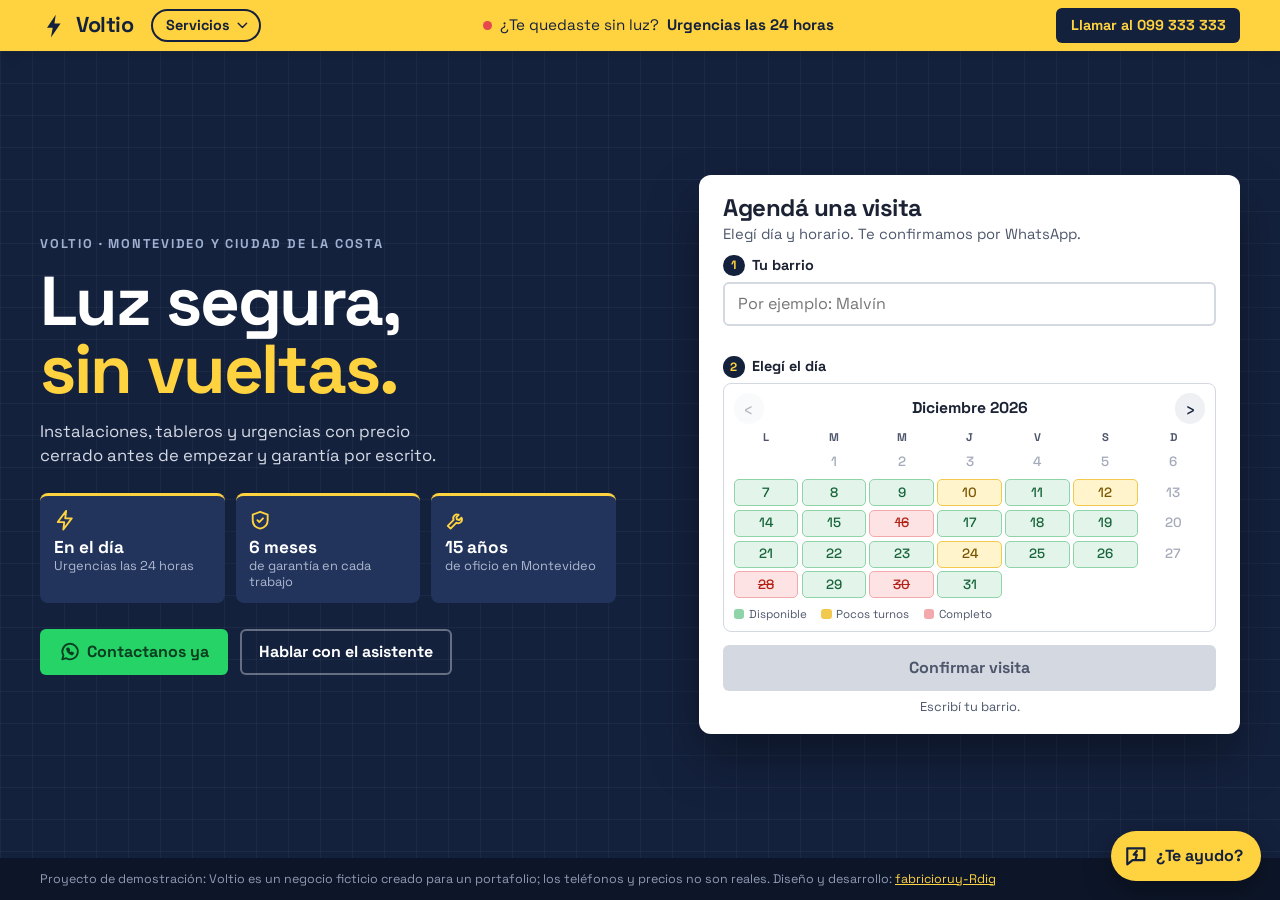
<file: index.html>
<!doctype html>
<html lang="es">
<head>
  <meta charset="utf-8">
  <meta name="viewport" content="width=device-width, initial-scale=1">
  <title>Voltio | Electricista en Montevideo · Urgencias 24 horas</title>
  <meta name="description" content="Electricista en Montevideo y Ciudad de la Costa: urgencias 24 horas, presupuesto en el momento y visitas con día y horario. Garantía por escrito.">
  <meta name="theme-color" content="#14213D">
  <meta property="og:type" content="website">
  <meta property="og:locale" content="es_UY">
  <meta property="og:site_name" content="Voltio · Electricista">
  <meta property="og:title" content="Voltio · Electricista en Montevideo, urgencias 24 horas">
  <meta property="og:description" content="Agendá una visita en el momento y pedile el presupuesto al asistente: precio cerrado antes de empezar y garantía por escrito.">
  <meta property="og:url" content="https://fabricioruy-rdig.github.io/electricista-voltio/">
  <meta property="og:image" content="https://fabricioruy-rdig.github.io/electricista-voltio/img/compartir.jpg">
  <meta property="og:image:width" content="1200">
  <meta property="og:image:height" content="630">
  <meta property="og:image:alt" content="Portada de Voltio, electricista en Montevideo">
  <meta name="twitter:card" content="summary_large_image">
  <link rel="icon" href="img/icono.svg" type="image/svg+xml">
  <link rel="stylesheet" href="css/styles.css">
  <script src="js/vendor/fuse.basic.min.js" defer></script>
  <script src="js/datos.js" defer></script>
  <script src="js/main.js" defer></script>
  <script src="js/asistente.js" defer></script>
  <script src="js/asistente-reservas.js" defer></script>
  <script src="js/servicios.js" defer></script>
</head>
<body>
  <a class="saltar" href="#contenido">Ir al contenido</a>

  <!-- Franja superior: marca y urgencias -->
  <header class="franja franja--fija">
    <div class="contenedor franja__fila">
      <div class="franja__izq">
        <a class="marca" href="./" aria-label="Voltio, inicio">
        <img src="img/icono.svg" alt="" width="28" height="28">
        <span>Voltio</span>
      </a>
        <div class="menu-serv">
          <button class="menu-serv__boton" id="menu-serv-boton" type="button" aria-expanded="false" aria-controls="menu-serv">Servicios <svg viewBox="0 0 24 24" aria-hidden="true"><path d="m6 9 6 6 6-6"/></svg></button>
          <div class="menu-serv__panel" id="menu-serv" hidden>
            <p class="menu-serv__titulo">Tocá un servicio y te paso el precio al instante</p>
            <ul>
              <li><button type="button" data-pedir="urgencia" data-servicio="una urgencia"><svg viewBox="0 0 24 24" aria-hidden="true"><path d="M13 2 4 14h7l-1 8 9-12h-7z"/></svg><span>Urgencias 24 horas<small>Visita <b data-negocio="visita">$ 1.200</b></small></span></button></li>
              <li><button type="button" data-pedir="tablero" data-servicio="tableros y protecciones"><svg viewBox="0 0 24 24" aria-hidden="true"><path d="M4 4h16v16H4z"/><path d="M4 10h16M10 10v10"/></svg><span>Tableros y protecciones<small>Tablero completo <b data-trabajo="tablero">desde $ 14.000</b></small></span></button></li>
              <li><button type="button" data-pedir="ambiente" data-servicio="instalaciones nuevas"><svg viewBox="0 0 24 24" aria-hidden="true"><path d="M9 3v5M15 3v5M6 8h12v3a6 6 0 0 1-12 0z"/><path d="M12 17v4"/></svg><span>Instalaciones nuevas<small>Por ambiente <b data-trabajo="ambiente">desde $ 9.500</b></small></span></button></li>
              <li><button type="button" data-pedir="lampara" data-servicio="iluminación y enchufes"><svg viewBox="0 0 24 24" aria-hidden="true"><path d="M9 18h6M10 21h4"/><path d="M12 3a6 6 0 0 0-4 10.5c.7.7 1 1.5 1 2.5h6c0-1 .3-1.8 1-2.5A6 6 0 0 0 12 3z"/></svg><span>Iluminación y enchufes<small>Lámpara <b data-trabajo="lampara">$ 900</b></small></span></button></li>
              <li><button type="button" data-pedir="aire" data-servicio="la línea para aire acondicionado"><svg viewBox="0 0 24 24" aria-hidden="true"><path d="M12 2v20M3.5 7l17 10M20.5 7l-17 10"/></svg><span>Aire acondicionado<small>Línea completa <b data-trabajo="aire">$ 6.500</b></small></span></button></li>
              <li><button type="button" data-pedir="revision" data-servicio="la revisión preventiva"><svg viewBox="0 0 24 24" aria-hidden="true"><path d="M9 3h6v3H9z"/><path d="M7 4.5H5V21h14V4.5h-2"/><path d="m9 13 2 2 4-4"/></svg><span>Revisión preventiva<small>Revisión completa <b data-trabajo="revision">$ 3.500</b></small></span></button></li>
            </ul>
            <a class="menu-serv__pie" href="servicios.html">Más información →</a>
          </div>
        </div>
      </div>
      <p class="franja__texto"><span class="punto-vivo" aria-hidden="true"></span> ¿Te quedaste sin luz? <strong>Urgencias las 24 horas</strong></p>
      <a class="franja__llamar js-demo-tel" href="#" data-numero="099 333 333">Llamar<span> al 099 333 333</span></a>
    </div>
  </header>

  <main id="contenido" class="portada">
    <div class="contenedor portada__fila">

      <!-- Izquierda: mensaje y garantías -->
      <section class="mensaje" aria-labelledby="titulo">
        <p class="mensaje__ante">Voltio · Montevideo y Ciudad de la Costa</p>
        <h1 id="titulo">Luz segura,<br><span>sin vueltas.</span></h1>
        <p class="mensaje__bajada">Instalaciones, tableros y urgencias con precio cerrado antes de empezar y garantía por escrito.</p>

        <ul class="garantias">
          <li>
            <svg viewBox="0 0 24 24" aria-hidden="true"><path d="M13 2 4 14h7l-1 8 9-12h-7z"/></svg>
            <strong>En el día</strong><small>Urgencias las 24 horas</small>
          </li>
          <li>
            <svg viewBox="0 0 24 24" aria-hidden="true"><path d="M12 3 4 6v6c0 5 3.5 8 8 9 4.5-1 8-4 8-9V6z"/><path d="m9 12 2 2 4-4"/></svg>
            <strong>6 meses</strong><small>de garantía en cada trabajo</small>
          </li>
          <li>
            <svg viewBox="0 0 24 24" aria-hidden="true"><path d="M14.7 6.3a4 4 0 0 0-5.4 5.4L3 18l3 3 6.3-6.3a4 4 0 0 0 5.4-5.4l-2.5 2.5-2.4-.6-.6-2.4z"/></svg>
            <strong>15 años</strong><small>de oficio en Montevideo</small>
          </li>
        </ul>

        <div class="mensaje__acciones">
          <a class="boton boton--whatsapp js-demo-tel" href="#" data-demo="Demo: acá se abre el WhatsApp de Voltio"><svg viewBox="0 0 24 24" aria-hidden="true"><path d="M3.6 20.4 4.9 16A8.6 8.6 0 1 1 8 19.1z"/><path d="M9 8.6c0 3 2.4 5.9 5.6 6.4l1.2-1.4-1.9-1-1 .9c-1-.4-1.9-1.3-2.3-2.3l.9-1-1-1.9z"/></svg> Contactanos ya</a>
          <button class="boton boton--borde js-abrir-chat" type="button">Hablar con el asistente</button>
        </div>
      </section>

      <!-- Derecha: agenda de visita con cobertura por barrio -->
      <section class="agenda" id="agenda" aria-labelledby="titulo-agenda">
        <div class="agenda__formulario">
          <div class="agenda__cabeza">
            <h2 id="titulo-agenda">Agendá una visita</h2>
            <p>Elegí día y horario. Te confirmamos por WhatsApp.</p>
          </div>

          <p class="agenda__motivo" id="agenda-motivo" hidden></p>

          <label class="agenda__etiqueta" for="barrio"><span>1</span> Tu barrio</label>
          <input class="agenda__campo" id="barrio" type="text" list="lista-barrios" autocomplete="off" placeholder="Por ejemplo: Malvín">
          <datalist id="lista-barrios"></datalist>
          <p class="agenda__cobertura" id="cobertura" aria-live="polite"></p>

          <p class="agenda__etiqueta" id="et-cal"><span id="paso-num">2</span> <span class="agenda__paso" id="paso-texto">Elegí el día</span></p>

          <!-- Paso 2: calendario mensual -->
          <div class="calendario" id="calendario" aria-labelledby="et-cal">
            <div class="cal__cabeza">
              <button class="cal__flecha" id="mes-anterior" type="button" aria-label="Mes anterior">‹</button>
              <strong id="mes-titulo" aria-live="polite"></strong>
              <button class="cal__flecha" id="mes-siguiente" type="button" aria-label="Mes siguiente">›</button>
            </div>
            <div class="cal__semana" aria-hidden="true"><span>L</span><span>M</span><span>M</span><span>J</span><span>V</span><span>S</span><span>D</span></div>
            <div class="cal__dias" id="cal-dias"></div>
            <ul class="cal__leyenda">
              <li><i class="verde"></i> Disponible</li>
              <li><i class="amarillo"></i> Pocos turnos</li>
              <li><i class="rojo"></i> Completo</li>
            </ul>
          </div>

          <!-- Paso 3: turnos del día elegido -->
          <div class="horas" id="horas" hidden>
            <div class="horas__cabeza">
              <button class="horas__volver" id="cambiar-dia" type="button">← Cambiar día</button>
              <strong id="horas-titulo"></strong>
            </div>
            <div class="horas__grilla" id="horas-grilla" role="group" aria-label="Turnos disponibles"></div>
          </div>

          <button class="boton boton--azul agenda__confirmar" id="confirmar" type="button" disabled>Confirmar visita</button>
          <p class="agenda__ayuda" id="agenda-ayuda">Completá los 3 pasos para confirmar.</p>
        </div>

        <div class="agenda__listo" id="agenda-listo" hidden tabindex="-1">
          <div class="agenda__check" aria-hidden="true"><svg viewBox="0 0 24 24"><path d="m5 12 5 5 9-10"/></svg></div>
          <h2>¡Visita reservada!</h2>
          <p class="agenda__codigo">Código <strong id="codigo"></strong></p>
          <dl class="resumen" id="resumen"></dl>
          <p class="agenda__nota">Demo: en el sitio real, la confirmación te llega por WhatsApp.</p>
          <button class="boton boton--borde-azul" id="nueva-reserva" type="button">Hacer otra reserva</button>
        </div>
      </section>
    </div>
  </main>

  <footer class="pie">
    <div class="contenedor">
      <p>Proyecto de demostración: Voltio es un negocio ficticio creado para un portafolio; los teléfonos y precios no son reales. Diseño y desarrollo: <a href="https://github.com/fabricioruy-Rdig" target="_blank" rel="noopener">fabricioruy-Rdig</a></p>
    </div>
  </footer>

  <!-- Asistente automático (chat guiado) -->
  <button class="chat-boton js-abrir-chat" id="chat-boton" type="button" aria-controls="chat" aria-expanded="false">
    <svg viewBox="0 0 24 24" aria-hidden="true"><path d="M4 5h16v11H9l-5 4z"/><path d="M13 7.5 10 11h3l-1 3.5"/></svg>
    <span class="chat-boton__texto">¿Te ayudo?</span>
  </button>

  <section class="chat" id="chat" aria-label="Asistente automático de Voltio" hidden>
    <div class="chat__cabeza">
      <div class="chat__avatar" aria-hidden="true"><img src="img/icono.svg" alt=""></div>
      <div>
        <strong>Asistente Voltio</strong>
        <small>Asistente automático · responde al instante</small>
      </div>
      <button class="chat__minimizar" type="button" aria-label="Minimizar el asistente">
        <svg viewBox="0 0 24 24" aria-hidden="true"><path d="M6 12h12"/></svg>
      </button>
    </div>
    <div class="chat__mensajes" id="chat-mensajes" aria-live="polite"></div>
    <div class="chat__opciones" id="chat-opciones"></div>
    <form class="chat__escribir" id="chat-form">
      <label class="oculto" for="chat-texto">Escribí tu consulta</label>
      <input id="chat-texto" type="text" autocomplete="off" placeholder="Escribí tu consulta…">
      <button type="submit" aria-label="Enviar">
        <svg viewBox="0 0 24 24" aria-hidden="true"><path d="M4 12 20 4l-6 16-3-7z"/></svg>
      </button>
    </form>
  </section>
</body>
</html>
</file>
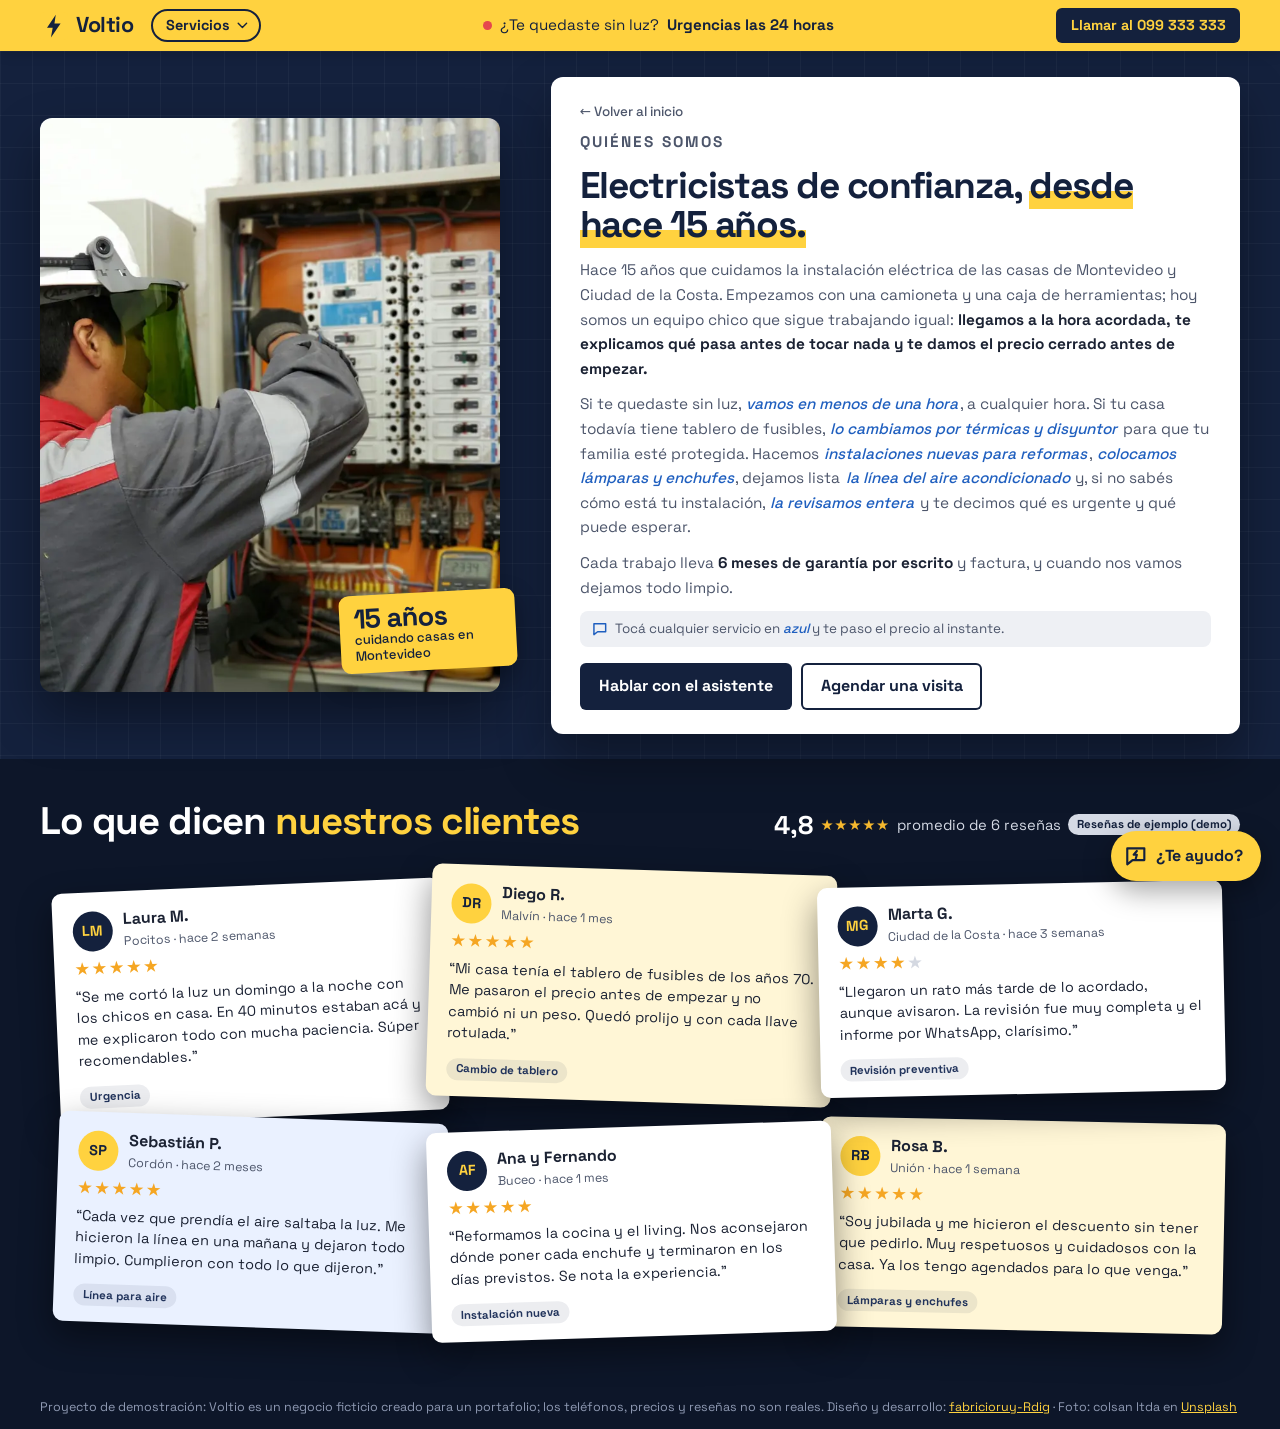
<file: servicios.html>
<!doctype html>
<html lang="es">
<head>
  <meta charset="utf-8">
  <meta name="viewport" content="width=device-width, initial-scale=1">
  <title>Quiénes somos | Voltio, electricista en Montevideo</title>
  <meta name="description" content="15 años cuidando la instalación eléctrica de las casas de Montevideo y Ciudad de la Costa: urgencias, tableros, instalaciones nuevas, iluminación, aire acondicionado y revisiones.">
  <meta name="theme-color" content="#14213D">
  <meta property="og:type" content="website">
  <meta property="og:locale" content="es_UY">
  <meta property="og:site_name" content="Voltio · Electricista">
  <meta property="og:title" content="Quiénes somos · Voltio, electricista en Montevideo">
  <meta property="og:description" content="15 años cuidando la instalación eléctrica de las casas de Montevideo y Ciudad de la Costa. Mirá lo que dicen nuestros clientes.">
  <meta property="og:url" content="https://fabricioruy-rdig.github.io/electricista-voltio/servicios.html">
  <meta property="og:image" content="https://fabricioruy-rdig.github.io/electricista-voltio/img/compartir.jpg">
  <meta property="og:image:width" content="1200">
  <meta property="og:image:height" content="630">
  <meta property="og:image:alt" content="Portada de Voltio, electricista en Montevideo">
  <meta name="twitter:card" content="summary_large_image">
  <link rel="icon" href="img/icono.svg" type="image/svg+xml">
  <link rel="stylesheet" href="css/styles.css">
  <script src="js/vendor/fuse.basic.min.js" defer></script>
  <script src="js/datos.js" defer></script>
  <script src="js/main.js" defer></script>
  <script src="js/asistente.js" defer></script>
  <script src="js/asistente-reservas.js" defer></script>
  <script src="js/servicios.js" defer></script>
</head>
<body>
  <a class="saltar" href="#contenido">Ir al contenido</a>

  <!-- Franja superior: la misma de la portada, fija al bajar, con el menú de servicios -->
  <header class="franja franja--fija">
    <div class="contenedor franja__fila">
      <div class="franja__izq">
        <a class="marca" href="index.html" aria-label="Voltio, volver al inicio">
          <img src="img/icono.svg" alt="" width="28" height="28">
          <span>Voltio</span>
        </a>
        <div class="menu-serv">
            <button class="menu-serv__boton" id="menu-serv-boton" type="button" aria-expanded="false" aria-controls="menu-serv">Servicios <svg viewBox="0 0 24 24" aria-hidden="true"><path d="m6 9 6 6 6-6"/></svg></button>
            <div class="menu-serv__panel" id="menu-serv" hidden>
              <p class="menu-serv__titulo">Tocá un servicio y te paso el precio al instante</p>
              <ul>
                <li><button type="button" data-pedir="urgencia" data-servicio="una urgencia"><svg viewBox="0 0 24 24" aria-hidden="true"><path d="M13 2 4 14h7l-1 8 9-12h-7z"/></svg><span>Urgencias 24 horas<small>Visita <b data-negocio="visita">$ 1.200</b></small></span></button></li>
                <li><button type="button" data-pedir="tablero" data-servicio="tableros y protecciones"><svg viewBox="0 0 24 24" aria-hidden="true"><path d="M4 4h16v16H4z"/><path d="M4 10h16M10 10v10"/></svg><span>Tableros y protecciones<small>Tablero completo <b data-trabajo="tablero">desde $ 14.000</b></small></span></button></li>
                <li><button type="button" data-pedir="ambiente" data-servicio="instalaciones nuevas"><svg viewBox="0 0 24 24" aria-hidden="true"><path d="M9 3v5M15 3v5M6 8h12v3a6 6 0 0 1-12 0z"/><path d="M12 17v4"/></svg><span>Instalaciones nuevas<small>Por ambiente <b data-trabajo="ambiente">desde $ 9.500</b></small></span></button></li>
                <li><button type="button" data-pedir="lampara" data-servicio="iluminación y enchufes"><svg viewBox="0 0 24 24" aria-hidden="true"><path d="M9 18h6M10 21h4"/><path d="M12 3a6 6 0 0 0-4 10.5c.7.7 1 1.5 1 2.5h6c0-1 .3-1.8 1-2.5A6 6 0 0 0 12 3z"/></svg><span>Iluminación y enchufes<small>Lámpara <b data-trabajo="lampara">$ 900</b></small></span></button></li>
                <li><button type="button" data-pedir="aire" data-servicio="la línea para aire acondicionado"><svg viewBox="0 0 24 24" aria-hidden="true"><path d="M12 2v20M3.5 7l17 10M20.5 7l-17 10"/></svg><span>Aire acondicionado<small>Línea completa <b data-trabajo="aire">$ 6.500</b></small></span></button></li>
                <li><button type="button" data-pedir="revision" data-servicio="la revisión preventiva"><svg viewBox="0 0 24 24" aria-hidden="true"><path d="M9 3h6v3H9z"/><path d="M7 4.5H5V21h14V4.5h-2"/><path d="m9 13 2 2 4-4"/></svg><span>Revisión preventiva<small>Revisión completa <b data-trabajo="revision">$ 3.500</b></small></span></button></li>
              </ul>
              <a class="menu-serv__pie" href="#resenas">Ver lo que dicen nuestros clientes ↓</a>
            </div>
          </div>
      </div>
      <p class="franja__texto"><span class="punto-vivo" aria-hidden="true"></span> ¿Te quedaste sin luz? <strong>Urgencias las 24 horas</strong></p>
      <a class="franja__llamar js-demo-tel" href="#" data-numero="099 333 333">Llamar<span> al 099 333 333</span></a>
    </div>
  </header>

  <main id="contenido">
    <!-- 1. Quiénes somos y qué hacemos -->
    <section class="nosotros" aria-labelledby="titulo">
      <div class="contenedor nosotros__fila">
        <figure class="nosotros__foto">
          <img src="img/electricista.webp" alt="Electricista con casco y careta de protección revisando un tablero con un tester" width="720" height="900">
          <figcaption class="nosotros__sello"><strong>15 años</strong> cuidando casas en Montevideo</figcaption>
        </figure>

        <div class="nosotros__texto">
          <a class="volver" href="index.html">← Volver al inicio</a>
          <p class="nosotros__ante">Quiénes somos</p>
          <h1 id="titulo">Electricistas de confianza, <span>desde hace 15 años.</span></h1>
          <p>Hace 15 años que cuidamos la instalación eléctrica de las casas de Montevideo y Ciudad de la Costa. Empezamos con una camioneta y una caja de herramientas; hoy somos un equipo chico que sigue trabajando igual: <strong>llegamos a la hora acordada, te explicamos qué pasa antes de tocar nada y te damos el precio cerrado antes de empezar.</strong></p>
          <p>Si te quedaste sin luz, <a class="enlace-servicio" href="#" role="button" data-pedir="urgencia" data-servicio="una urgencia">vamos en menos de una hora</a>, a cualquier hora. Si tu casa todavía tiene tablero de fusibles, <a class="enlace-servicio" href="#" role="button" data-pedir="tablero" data-servicio="tableros y protecciones">lo cambiamos por térmicas y disyuntor</a> para que tu familia esté protegida. Hacemos <a class="enlace-servicio" href="#" role="button" data-pedir="ambiente" data-servicio="instalaciones nuevas">instalaciones nuevas para reformas</a>, <a class="enlace-servicio" href="#" role="button" data-pedir="lampara" data-servicio="iluminación y enchufes">colocamos lámparas y enchufes</a>, dejamos lista <a class="enlace-servicio" href="#" role="button" data-pedir="aire" data-servicio="la línea para aire acondicionado">la línea del aire acondicionado</a> y, si no sabés cómo está tu instalación, <a class="enlace-servicio" href="#" role="button" data-pedir="revision" data-servicio="la revisión preventiva">la revisamos entera</a> y te decimos qué es urgente y qué puede esperar.</p>
          <p>Cada trabajo lleva <strong>6 meses de garantía por escrito</strong> y factura, y cuando nos vamos dejamos todo limpio.</p>
          <p class="nosotros__pista"><svg viewBox="0 0 24 24" aria-hidden="true"><path d="M4 5h16v11H9l-5 4z"/></svg> <span>Tocá cualquier servicio en <em>azul</em> y te paso el precio al instante.</span></p>
          <div class="nosotros__acciones">
            <button class="boton boton--azul js-abrir-chat" type="button">Hablar con el asistente</button>
            <a class="boton boton--borde-azul" href="index.html#agenda">Agendar una visita</a>
          </div>
        </div>
      </div>
    </section>

    <!-- 2. Reseñas en collage -->
    <section class="resenas" id="resenas" aria-labelledby="titulo-resenas">
      <div class="contenedor">
        <div class="resenas__cabeza">
          <h2 id="titulo-resenas">Lo que dicen <span>nuestros clientes</span></h2>
          <p class="resenas__promedio"><strong>4,8</strong> <span class="resenas__estrellas" aria-hidden="true">★★★★★</span> promedio de 6 reseñas <em>Reseñas de ejemplo (demo)</em></p>
        </div>
        <ul class="resenas__collage">
          <li class="resena">
            <div class="resena__cabeza">
              <span class="resena__avatar" aria-hidden="true">LM</span>
              <p><strong>Laura M.</strong><small>Pocitos · hace 2 semanas</small></p>
            </div>
            <p class="resena__estrellas" aria-label="5 de 5 estrellas">★★★★★<span aria-hidden="true"></span></p>
            <p class="resena__texto">“Se me cortó la luz un domingo a la noche con los chicos en casa. En 40 minutos estaban acá y me explicaron todo con mucha paciencia. Súper recomendables.”</p>
            <span class="resena__trabajo">Urgencia</span>
          </li>
          <li class="resena">
            <div class="resena__cabeza">
              <span class="resena__avatar" aria-hidden="true">DR</span>
              <p><strong>Diego R.</strong><small>Malvín · hace 1 mes</small></p>
            </div>
            <p class="resena__estrellas" aria-label="5 de 5 estrellas">★★★★★<span aria-hidden="true"></span></p>
            <p class="resena__texto">“Mi casa tenía el tablero de fusibles de los años 70. Me pasaron el precio antes de empezar y no cambió ni un peso. Quedó prolijo y con cada llave rotulada.”</p>
            <span class="resena__trabajo">Cambio de tablero</span>
          </li>
          <li class="resena">
            <div class="resena__cabeza">
              <span class="resena__avatar" aria-hidden="true">MG</span>
              <p><strong>Marta G.</strong><small>Ciudad de la Costa · hace 3 semanas</small></p>
            </div>
            <p class="resena__estrellas" aria-label="4 de 5 estrellas">★★★★<span aria-hidden="true">★</span></p>
            <p class="resena__texto">“Llegaron un rato más tarde de lo acordado, aunque avisaron. La revisión fue muy completa y el informe por WhatsApp, clarísimo.”</p>
            <span class="resena__trabajo">Revisión preventiva</span>
          </li>
          <li class="resena">
            <div class="resena__cabeza">
              <span class="resena__avatar" aria-hidden="true">SP</span>
              <p><strong>Sebastián P.</strong><small>Cordón · hace 2 meses</small></p>
            </div>
            <p class="resena__estrellas" aria-label="5 de 5 estrellas">★★★★★<span aria-hidden="true"></span></p>
            <p class="resena__texto">“Cada vez que prendía el aire saltaba la luz. Me hicieron la línea en una mañana y dejaron todo limpio. Cumplieron con todo lo que dijeron.”</p>
            <span class="resena__trabajo">Línea para aire</span>
          </li>
          <li class="resena">
            <div class="resena__cabeza">
              <span class="resena__avatar" aria-hidden="true">AF</span>
              <p><strong>Ana y Fernando</strong><small>Buceo · hace 1 mes</small></p>
            </div>
            <p class="resena__estrellas" aria-label="5 de 5 estrellas">★★★★★<span aria-hidden="true"></span></p>
            <p class="resena__texto">“Reformamos la cocina y el living. Nos aconsejaron dónde poner cada enchufe y terminaron en los días previstos. Se nota la experiencia.”</p>
            <span class="resena__trabajo">Instalación nueva</span>
          </li>
          <li class="resena">
            <div class="resena__cabeza">
              <span class="resena__avatar" aria-hidden="true">RB</span>
              <p><strong>Rosa B.</strong><small>Unión · hace 1 semana</small></p>
            </div>
            <p class="resena__estrellas" aria-label="5 de 5 estrellas">★★★★★<span aria-hidden="true"></span></p>
            <p class="resena__texto">“Soy jubilada y me hicieron el descuento sin tener que pedirlo. Muy respetuosos y cuidadosos con la casa. Ya los tengo agendados para lo que venga.”</p>
            <span class="resena__trabajo">Lámparas y enchufes</span>
          </li>
        </ul>
      </div>
    </section>
  </main>

  <footer class="pie">
    <div class="contenedor">
      <p>Proyecto de demostración: Voltio es un negocio ficticio creado para un portafolio; los teléfonos, precios y reseñas no son reales. Diseño y desarrollo: <a href="https://github.com/fabricioruy-Rdig" target="_blank" rel="noopener">fabricioruy-Rdig</a> · Foto: colsan ltda en <a href="https://unsplash.com/photos/electrician-testing-electrical-panel-LMb98OOtoYU" target="_blank" rel="noopener">Unsplash</a></p>
    </div>
  </footer>

  <!-- Asistente automático (el mismo de la portada) -->
  <button class="chat-boton js-abrir-chat" id="chat-boton" type="button" aria-controls="chat" aria-expanded="false">
    <svg viewBox="0 0 24 24" aria-hidden="true"><path d="M4 5h16v11H9l-5 4z"/><path d="M13 7.5 10 11h3l-1 3.5"/></svg>
    <span class="chat-boton__texto">¿Te ayudo?</span>
  </button>

  <section class="chat" id="chat" aria-label="Asistente automático de Voltio" hidden>
    <div class="chat__cabeza">
      <div class="chat__avatar" aria-hidden="true"><img src="img/icono.svg" alt=""></div>
      <div>
        <strong>Asistente Voltio</strong>
        <small>Asistente automático · responde al instante</small>
      </div>
      <button class="chat__minimizar" type="button" aria-label="Minimizar el asistente">
        <svg viewBox="0 0 24 24" aria-hidden="true"><path d="M6 12h12"/></svg>
      </button>
    </div>
    <div class="chat__mensajes" id="chat-mensajes" aria-live="polite"></div>
    <div class="chat__opciones" id="chat-opciones"></div>
    <form class="chat__escribir" id="chat-form">
      <label class="oculto" for="chat-texto">Escribí tu consulta</label>
      <input id="chat-texto" type="text" autocomplete="off" placeholder="Escribí tu consulta…">
      <button type="submit" aria-label="Enviar">
        <svg viewBox="0 0 24 24" aria-hidden="true"><path d="M4 12 20 4l-6 16-3-7z"/></svg>
      </button>
    </form>
  </section>
</body>
</html>
</file>
<file: css/styles.css>
/* =========================================================
   Voltio, electricista — estilos
   Colores de obra: azul de mameluco y amarillo de seguridad.
   ========================================================= */

/* Tipografía guardada en el proyecto */
@font-face { font-family: "Space Grotesk"; src: url("../fonts/space-grotesk-latin-400-normal.woff2") format("woff2"); font-weight: 400; font-display: swap; }
@font-face { font-family: "Space Grotesk"; src: url("../fonts/space-grotesk-latin-500-normal.woff2") format("woff2"); font-weight: 500; font-display: swap; }
@font-face { font-family: "Space Grotesk"; src: url("../fonts/space-grotesk-latin-700-normal.woff2") format("woff2"); font-weight: 700; font-display: swap; }

:root {
  --azul: #14213D;
  --azul-2: #22345C;
  --azul-3: #0D1629;
  --amarillo: #FFD23F;
  --amarillo-2: #FFE07A;
  --gris: #EEF0F4;
  --gris-2: #D4D8E1;
  --texto: #1B2233;
  --texto-2: #4D566B;
  --claro: #D5DAE5;
  --rojo: #E5484D;
  --verde: #2E9E5B;
  --fuente: "Space Grotesk", system-ui, -apple-system, "Segoe UI", sans-serif;
}

*, *::before, *::after { box-sizing: border-box; }
body { margin: 0; background: var(--azul); color: var(--texto); font-family: var(--fuente); font-size: 1rem; line-height: 1.5; }
a { color: inherit; }
h1, h2, h3 { margin: 0; line-height: 1.05; }
p { margin: 0; }
button, input { font: inherit; }
svg { fill: none; stroke: currentColor; stroke-width: 2; stroke-linecap: round; stroke-linejoin: round; }
:focus-visible { outline: 3px solid var(--amarillo); outline-offset: 3px; }
.oculto { position: absolute; width: 1px; height: 1px; overflow: hidden; clip: rect(0 0 0 0); white-space: nowrap; }
.saltar { position: absolute; left: 1rem; top: -4rem; background: var(--amarillo); color: var(--azul); padding: .6rem 1rem; z-index: 100; font-weight: 700; }
.saltar:focus { top: 1rem; }
.contenedor { width: min(100% - 2rem, 75rem); margin-inline: auto; }

.boton { display: inline-flex; align-items: center; justify-content: center; gap: .4rem; min-height: 2.9rem; padding: .6rem 1.2rem; border-radius: 6px; border: 0; font-weight: 700; text-decoration: none; cursor: pointer; transition: background .15s, transform .15s; }
.boton:active { transform: translateY(1px); }
.boton--amarillo { background: var(--amarillo); color: var(--azul); }
.boton--amarillo:hover { background: var(--amarillo-2); }
.boton--borde { background: transparent; color: #fff; box-shadow: inset 0 0 0 2px rgba(255,255,255,.35); }
.boton--borde:hover { box-shadow: inset 0 0 0 2px var(--amarillo); color: var(--amarillo); }
.boton--azul { background: var(--azul); color: #fff; }
.boton--azul:hover:not(:disabled) { background: var(--azul-2); }
.boton--azul:disabled { background: var(--gris-2); color: var(--texto-2); cursor: not-allowed; }
.boton--whatsapp { background: #25D366; color: #0B3D1F; }
.boton--whatsapp:hover { background: #3FE07C; }
.boton--whatsapp svg { width: 1.35rem; height: 1.35rem; }
.boton--borde-azul { background: transparent; color: var(--azul); box-shadow: inset 0 0 0 2px var(--azul); }
.boton--borde-azul:hover { background: var(--gris); }

/* ===== Franja superior ===== */
.franja { background: var(--amarillo); color: var(--azul); }
.franja__fila { display: flex; align-items: center; justify-content: space-between; gap: 1rem; min-height: 3.2rem; }
.marca { display: flex; align-items: center; gap: .5rem; text-decoration: none; font-weight: 700; font-size: 1.35rem; letter-spacing: -.02em; }
.franja__texto { display: flex; align-items: center; gap: .5rem; font-size: .95rem; }
.punto-vivo { width: .55rem; height: .55rem; border-radius: 50%; background: var(--rojo); box-shadow: 0 0 0 0 rgba(229,72,77,.6); animation: latido 1.8s infinite; }
@keyframes latido { 70% { box-shadow: 0 0 0 .5rem rgba(229,72,77,0); } 100% { box-shadow: 0 0 0 0 rgba(229,72,77,0); } }
.franja__llamar { background: var(--azul); color: var(--amarillo); text-decoration: none; font-weight: 700; font-size: .9rem; padding: .4rem .9rem; border-radius: 6px; white-space: nowrap; }
.franja__llamar:hover { background: var(--azul-2); }

/* ===== Portada: una sola pantalla ===== */
.portada {
  min-height: calc(100vh - 3.2rem - 2.6rem);
  display: grid; align-items: center; padding-block: 2rem;
  color: #fff;
  /* cuadrícula de plano técnico */
  background-color: var(--azul);
  background-image:
    linear-gradient(rgba(255,255,255,.035) 1px, transparent 1px),
    linear-gradient(90deg, rgba(255,255,255,.035) 1px, transparent 1px);
  background-size: 32px 32px;
}
.portada__fila { display: grid; grid-template-columns: 1.1fr 1fr; gap: clamp(2rem, 5vw, 4.5rem); align-items: center; }
.portada__fila > * { min-width: 0; }

.mensaje__ante { font-size: .8rem; font-weight: 700; letter-spacing: .14em; text-transform: uppercase; color: #9FB0D0; margin-bottom: .9rem; }
.mensaje h1 { font-size: clamp(2.6rem, 5.4vw, 4.6rem); font-weight: 700; letter-spacing: -.03em; line-height: .98; margin-bottom: 1rem; }
.mensaje h1 span { color: var(--amarillo); }
.mensaje__bajada { font-size: clamp(1.02rem, 1.3vw, 1.15rem); color: var(--claro); max-width: 36ch; margin-bottom: 1.5rem; }

.garantias { list-style: none; margin: 0 0 1.6rem; padding: 0; display: grid; grid-template-columns: repeat(3, 1fr); gap: .7rem; max-width: 36rem; }
.garantias li { background: var(--azul-2); border-radius: 8px; border-top: 3px solid var(--amarillo); padding: .8rem .85rem .75rem; }
.garantias svg { width: 1.4rem; height: 1.4rem; color: var(--amarillo); display: block; margin-bottom: .4rem; }
.garantias strong { display: block; font-size: 1.08rem; line-height: 1.15; }
.garantias small { font-size: .8rem; color: #AEB8CF; line-height: 1.3; display: block; }
.mensaje__acciones { display: flex; flex-wrap: wrap; gap: .7rem; }

/* ===== Agenda ===== */
.agenda { background: #fff; color: var(--texto); border-radius: 12px; box-shadow: 0 24px 50px rgba(0,0,0,.35); padding: 1.2rem 1.5rem 1.1rem; position: relative; transition: box-shadow .3s; }
.agenda.resaltada { box-shadow: 0 0 0 4px var(--amarillo), 0 24px 50px rgba(0,0,0,.35); }
.agenda__cabeza { margin-bottom: .6rem; }
.agenda h2 { font-size: 1.5rem; letter-spacing: -.02em; margin-bottom: .2rem; }
.agenda__cabeza p { color: var(--texto-2); font-size: .92rem; }
.agenda__motivo { background: #FFF6D6; border-left: 3px solid var(--amarillo); border-radius: 4px; padding: .45rem .7rem; font-size: .88rem; margin-bottom: .8rem; }
.agenda__etiqueta { display: flex; align-items: center; gap: .45rem; font-weight: 700; font-size: .9rem; margin: .5rem 0 .35rem; }
.agenda__etiqueta > span:not(.agenda__paso) { display: grid; place-items: center; width: 1.35rem; height: 1.35rem; border-radius: 50%; background: var(--azul); color: var(--amarillo); font-size: .75rem; }
.agenda__campo { width: 100%; min-height: 2.7rem; padding: .5rem .8rem; border: 2px solid var(--gris-2); border-radius: 6px; color: var(--texto); }
.agenda__campo:focus { outline: none; border-color: var(--azul); box-shadow: 0 0 0 3px var(--amarillo); }
.agenda__cobertura { font-size: .85rem; min-height: 1.3em; margin-top: .3rem; }
.agenda__cobertura.si { color: var(--verde); }
.agenda__cobertura.no { color: #B26B00; }

.agenda__confirmar { width: 100%; margin-top: .8rem; }
.agenda__ayuda { font-size: .8rem; color: var(--texto-2); text-align: center; margin-top: .4rem; }

.agenda__listo { text-align: center; padding: .6rem 0 .2rem; }
.agenda__listo:focus { outline: none; }
.agenda__check { width: 3.2rem; height: 3.2rem; margin: 0 auto .7rem; border-radius: 50%; background: var(--verde); color: #fff; display: grid; place-items: center; }
.agenda__check svg { width: 1.8rem; height: 1.8rem; stroke-width: 3; }
.agenda__codigo { color: var(--texto-2); margin: .3rem 0 1rem; }
.agenda__codigo strong { color: var(--azul); font-size: 1.15rem; letter-spacing: .08em; background: #FFF6D6; padding: .1rem .5rem; border-radius: 4px; }
.resumen { margin: 0 auto 1rem; max-width: 22rem; text-align: left; border: 1px solid var(--gris-2); border-radius: 8px; padding: .3rem .9rem; }
.resumen div { display: flex; justify-content: space-between; gap: 1rem; padding: .4rem 0; border-bottom: 1px solid var(--gris); font-size: .9rem; }
.resumen div:last-child { border-bottom: 0; }
.resumen dt { color: var(--texto-2); }
.resumen dd { margin: 0; font-weight: 700; text-align: right; }
.agenda__nota { font-size: .8rem; color: var(--texto-2); margin-bottom: 1rem; }

/* ===== Pie ===== */
.pie { background: var(--azul-3); color: #8F9AB3; font-size: .78rem; min-height: 2.6rem; display: flex; align-items: center; padding: .5rem 0; }
.pie a { color: var(--amarillo); }

/* ===== Asistente (chat) ===== */
.chat-boton { position: fixed; right: 1.2rem; bottom: 1.2rem; z-index: 60; display: flex; align-items: center; gap: .5rem; border: 0; cursor: pointer; background: var(--amarillo); color: var(--azul); border-radius: 999px; padding: .75rem; box-shadow: 0 10px 28px rgba(0,0,0,.35); font-weight: 700; transition: transform .15s; }
.chat-boton:hover { transform: translateY(-2px); }
.chat-boton svg { width: 1.6rem; height: 1.6rem; }
.chat-boton__texto { padding-right: .35rem; }
.chat-boton.abierto { display: none; }

.chat { position: fixed; right: 1.2rem; bottom: 1.2rem; z-index: 61; width: min(23rem, calc(100% - 2rem)); height: min(34rem, calc(100vh - 2.4rem)); height: min(34rem, calc(100dvh - 2.4rem)); background: #fff; color: var(--texto); border-radius: 14px; box-shadow: 0 20px 50px rgba(0,0,0,.4); display: flex; flex-direction: column; overflow: hidden; animation: aparece .25s ease-out; }
.chat[hidden] { display: none; }
@keyframes aparece { from { opacity: 0; transform: translateY(16px) scale(.98); } to { opacity: 1; transform: none; } }
.chat__cabeza { display: flex; align-items: center; gap: .7rem; background: var(--azul); color: #fff; padding: .75rem .9rem; }
.chat__avatar img { width: 2.1rem; height: 2.1rem; display: block; }
.chat__cabeza strong { display: block; font-size: 1rem; }
.chat__cabeza small { color: #AEB8CF; font-size: .74rem; }
.chat__minimizar { margin-left: auto; width: 2rem; height: 2rem; border-radius: 50%; border: 0; background: rgba(255,255,255,.1); color: #fff; cursor: pointer; display: grid; place-items: center; }
.chat__minimizar svg { width: 1.1rem; height: 1.1rem; }
.chat__mensajes { flex: 1; overflow-y: auto; padding: .9rem .9rem .4rem; background: var(--gris); display: flex; flex-direction: column; gap: .5rem; }
.msj { max-width: 88%; padding: .55rem .75rem; border-radius: 12px; font-size: .92rem; line-height: 1.4; }
.msj--bot { background: #fff; border-bottom-left-radius: 3px; align-self: flex-start; box-shadow: 0 1px 2px rgba(0,0,0,.06); }
.msj--yo { background: var(--azul); color: #fff; border-bottom-right-radius: 3px; align-self: flex-end; }
.msj--escribiendo { display: flex; gap: .25rem; padding: .7rem .8rem; }
.msj--escribiendo i { width: .4rem; height: .4rem; border-radius: 50%; background: #9AA2B4; animation: rebote 1s infinite; }
.msj--escribiendo i:nth-child(2) { animation-delay: .15s; } .msj--escribiendo i:nth-child(3) { animation-delay: .3s; }
@keyframes rebote { 0%, 60%, 100% { transform: none; } 30% { transform: translateY(-4px); } }

/* Semáforo de diagnóstico */
.semaforo { display: flex; align-items: center; gap: .5rem; font-weight: 700; margin-bottom: .35rem; }
.semaforo i { width: .85rem; height: .85rem; border-radius: 50%; }
.semaforo--rojo i { background: var(--rojo); box-shadow: 0 0 0 3px rgba(229,72,77,.25); }
.semaforo--amarillo i { background: #F2A900; box-shadow: 0 0 0 3px rgba(242,169,0,.25); }
.semaforo--verde i { background: var(--verde); box-shadow: 0 0 0 3px rgba(46,158,91,.25); }
.msj ul { margin: .35rem 0 0; padding-left: 1.1rem; }

/* Presupuesto dentro del chat */
.presu { width: 100%; max-width: 100%; }
.presu__fila { display: grid; grid-template-columns: 1fr auto; align-items: center; gap: .5rem; padding: .4rem .35rem; border-radius: 6px; transition: background .2s; border-bottom: 1px solid var(--gris); font-size: .86rem; }
.presu__fila small { display: block; color: var(--texto-2); font-size: .76rem; }
.presu__fila--elegida { background: #FFF3C4; box-shadow: inset 3px 0 0 var(--amarillo); }
.contador { display: flex; align-items: center; gap: .3rem; }
.contador button { width: 1.7rem; height: 1.7rem; border-radius: 50%; border: 1.5px solid var(--gris-2); background: #fff; cursor: pointer; font-weight: 700; color: var(--azul); line-height: 1; }
.contador button:hover:not(:disabled) { border-color: var(--azul); }
.contador button:disabled { opacity: .35; cursor: default; }
.contador output { min-width: 1.2rem; text-align: center; font-weight: 700; }
.presu__extra { display: flex; align-items: center; gap: .45rem; font-size: .84rem; margin: .55rem 0 .3rem; cursor: pointer; }
.presu__total { display: flex; justify-content: space-between; align-items: baseline; background: var(--azul); color: #fff; border-radius: 8px; padding: .55rem .75rem; margin-top: .4rem; }
.presu__total strong { color: var(--amarillo); font-size: 1.25rem; }
.presu__nota { font-size: .74rem; color: var(--texto-2); margin-top: .4rem; }

.chat__opciones { display: flex; flex-wrap: wrap; gap: .4rem; padding: .5rem .9rem .55rem; background: var(--gris); }
.chat__opciones:empty { display: none; }
.opcion { border: 1.5px solid var(--azul); background: #fff; color: var(--azul); border-radius: 999px; padding: .32rem .75rem; font-size: .84rem; font-weight: 500; cursor: pointer; }
.opcion:hover { background: var(--azul); color: #fff; }
.opcion--urgente { border-color: var(--rojo); color: var(--rojo); }
.opcion--urgente:hover { background: var(--rojo); color: #fff; }
.chat__escribir { display: flex; gap: .4rem; padding: .6rem .7rem; border-top: 1px solid var(--gris-2); background: #fff; }
.chat__escribir input { flex: 1; min-width: 0; border: 1.5px solid var(--gris-2); border-radius: 999px; padding: .45rem .85rem; }
.chat__escribir input:focus { outline: none; border-color: var(--azul); }
.chat__escribir button { width: 2.4rem; height: 2.4rem; border-radius: 50%; border: 0; background: var(--amarillo); color: var(--azul); cursor: pointer; display: grid; place-items: center; }
.chat__escribir button svg { width: 1.2rem; height: 1.2rem; }

/* ===== Celular ===== */
@media (max-width: 860px) {
  .portada { min-height: 0; padding-block: 1.8rem 2.4rem; }
  .portada__fila { grid-template-columns: 1fr; }
  .franja__texto { display: none; }
  .garantias { grid-template-columns: 1fr 1fr 1fr; gap: .5rem; }
  .garantias li { padding: .65rem .6rem; }
  .garantias small { font-size: .74rem; }
  .agenda { padding: 1.2rem 1rem 1.1rem; }
  .chat-boton__texto { display: none; }
  .chat { right: .5rem; bottom: .5rem; width: calc(100% - 1rem); height: min(36rem, calc(100vh - 1rem)); height: min(36rem, calc(100dvh - 1rem)); } /* dvh: descuenta las barras del navegador del celular */
}
@media (max-width: 420px) {
  .garantias { grid-template-columns: 1fr; }
  .garantias li { display: grid; grid-template-columns: auto 1fr; column-gap: .6rem; align-items: center; }
  .garantias svg { grid-row: span 2; margin: 0; }
}
@media (prefers-reduced-motion: reduce) {
  .punto-vivo, .msj--escribiendo i, .chat { animation: none; }
}
.msj:has(.presu) { max-width: 100%; width: 100%; }

/* ===== Agenda: calendario y turnos ===== */
.agenda__paso { font-weight: 700; }
.calendario, .horas { border: 1.5px solid var(--gris-2); border-radius: 8px; padding: .55rem .6rem .5rem; }
.cal__cabeza { display: flex; align-items: center; justify-content: space-between; margin-bottom: .35rem; }
.cal__cabeza strong { font-size: .98rem; text-transform: capitalize; }
.cal__flecha { width: 1.9rem; height: 1.9rem; border-radius: 50%; border: 0; background: var(--gris); color: var(--azul); font-size: 1.2rem; line-height: 1; cursor: pointer; }
.cal__flecha:hover:not(:disabled) { background: var(--gris-2); }
.cal__flecha:disabled { opacity: .3; cursor: default; }
.cal__semana, .cal__dias { display: grid; grid-template-columns: repeat(7, 1fr); gap: .22rem; }
.cal__semana span { text-align: center; font-size: .7rem; font-weight: 700; color: var(--texto-2); padding-bottom: .15rem; }
.cal__dia { height: 1.7rem; border-radius: 5px; border: 1.5px solid transparent; background: transparent; font-size: .84rem; font-weight: 500; color: #A3AABA; cursor: default; padding: 0; }
.cal__dia--verde { background: #E3F5EA; border-color: #8FD3A8; color: #17633A; cursor: pointer; }
.cal__dia--amarillo { background: #FFF4CC; border-color: #F2C94C; color: #7A5600; cursor: pointer; }
.cal__dia--rojo { background: #FDE3E3; border-color: #F3A9AB; color: #B42318; text-decoration: line-through; }
.cal__dia--verde:hover, .cal__dia--amarillo:hover { border-color: var(--azul); }
.cal__dia[aria-pressed="true"] { background: var(--azul); border-color: var(--azul); color: #fff; }
.cal__leyenda { list-style: none; margin: .45rem 0 0; padding: 0; display: flex; gap: .9rem; font-size: .72rem; color: var(--texto-2); }
.cal__leyenda li { display: flex; align-items: center; gap: .3rem; }
.cal__leyenda i { width: .65rem; height: .65rem; border-radius: 3px; }
.cal__leyenda .verde { background: #8FD3A8; } .cal__leyenda .amarillo { background: #F2C94C; } .cal__leyenda .rojo { background: #F3A9AB; }

.horas__cabeza { display: flex; align-items: center; justify-content: space-between; gap: .5rem; margin-bottom: .5rem; }
.horas__cabeza strong { font-size: .92rem; text-align: right; }
.horas__volver { border: 0; background: var(--gris); color: var(--azul); border-radius: 999px; padding: .3rem .7rem; font-size: .8rem; font-weight: 700; cursor: pointer; white-space: nowrap; }
.horas__volver:hover { background: var(--gris-2); }
.horas__grilla { display: grid; grid-template-columns: repeat(4, 1fr); gap: .35rem; }
.hora { height: 2.35rem; border-radius: 6px; border: 1.5px solid #8FD3A8; background: #E3F5EA; color: #17633A; font-weight: 700; font-size: .88rem; cursor: pointer; }
.hora:hover:not(:disabled) { border-color: var(--azul); }
.hora:disabled { background: #FDE3E3; border-color: #F3A9AB; color: #B42318; text-decoration: line-through; cursor: not-allowed; font-weight: 500; }
.hora[aria-pressed="true"] { background: var(--azul); border-color: var(--azul); color: #fff; }

.tarjeta-info dl { margin: .35rem 0 0; }
.tarjeta-info dl div { display: flex; justify-content: space-between; gap: .8rem; padding: .3rem 0; border-bottom: 1px solid var(--gris); font-size: .86rem; }
.tarjeta-info dl div:last-child { border-bottom: 0; }
.tarjeta-info dt { color: var(--texto-2); }
.tarjeta-info dd { margin: 0; font-weight: 700; text-align: right; }
.barrios-chips { display: flex; flex-wrap: wrap; gap: .25rem; margin-top: .4rem; }
.barrios-chips span { background: var(--gris); border-radius: 999px; padding: .12rem .5rem; font-size: .76rem; }
.msj a { color: var(--azul-2); font-weight: 700; }

/* ===== Asistente: formas de pago bajo el total, listas ===== */
.presu__pagos { font-size: .8rem; color: var(--texto); background: #FFF6D6; border-radius: 6px; padding: .45rem .6rem; margin: .4rem 0 0; line-height: 1.5; }
.msj ol { margin: .35rem 0 0; padding-left: 1.2rem; }

/* ===== Asistente: tablas de reserva y presupuesto ===== */
.tabla-chat { width: 100%; border-collapse: collapse; margin: .45rem 0; font-size: .82rem; }
.tabla-chat th { text-align: left; font-weight: 500; color: var(--texto-2); padding: .3rem .4rem .3rem 0; border-bottom: 1px solid var(--gris); vertical-align: top; }
.tabla-chat td { text-align: right; font-weight: 700; padding: .3rem 0; border-bottom: 1px solid var(--gris); }
.tabla-chat__total th, .tabla-chat__total td { border-bottom: 0; padding-top: .45rem; font-size: .95rem; color: var(--azul); font-weight: 700; }
.msj small { color: var(--texto-2); }

/* ===== Franja: fija al bajar, con menú de servicios ===== */
.franja--fija { position: sticky; top: 0; z-index: 50; box-shadow: 0 2px 12px rgba(0,0,0,.18); }
.franja__izq { display: flex; align-items: center; gap: 1.1rem; }
.menu-serv { position: relative; }
.menu-serv__boton { display: flex; align-items: center; gap: .25rem; background: transparent; border: 2px solid var(--azul); color: var(--azul); border-radius: 999px; padding: .25rem .55rem .25rem .8rem; font-weight: 700; font-size: .9rem; cursor: pointer; }
.menu-serv__boton:hover, .menu-serv__boton[aria-expanded="true"] { background: var(--azul); color: var(--amarillo); }
.menu-serv__boton svg { width: 1.05rem; height: 1.05rem; transition: transform .2s; }
.menu-serv__boton[aria-expanded="true"] svg { transform: rotate(180deg); }
.menu-serv__panel { position: absolute; left: 0; top: calc(100% + .7rem); width: 21rem; background: #fff; color: var(--texto); border-radius: 12px; box-shadow: 0 18px 44px rgba(0,0,0,.35); padding: .7rem; animation: aparece .2s ease-out; }
.menu-serv__panel[hidden] { display: none; }
.menu-serv__titulo { font-size: .76rem; color: var(--texto-2); padding: .1rem .45rem .45rem; }
.menu-serv__panel ul { list-style: none; margin: 0; padding: 0; display: grid; gap: .15rem; }
.menu-serv__panel ul button { width: 100%; display: flex; align-items: center; gap: .7rem; background: transparent; border: 0; border-radius: 8px; padding: .45rem; text-align: left; cursor: pointer; color: var(--texto); }
.menu-serv__panel ul button:hover, .menu-serv__panel ul button:focus-visible { background: var(--gris); }
.menu-serv__panel ul svg { flex: none; width: 2.2rem; height: 2.2rem; padding: .45rem; border-radius: 8px; background: var(--azul); color: var(--amarillo); }
.menu-serv__panel ul span { font-weight: 700; font-size: .92rem; line-height: 1.25; }
.menu-serv__panel ul small { display: block; font-weight: 400; font-size: .78rem; color: var(--texto-2); }
.menu-serv__panel ul b { color: var(--azul); }
.menu-serv__pie { display: block; margin-top: .45rem; border-top: 1px solid var(--gris); padding: .6rem .45rem .2rem; font-size: .84rem; font-weight: 700; color: var(--azul-2); text-decoration: none; }
.menu-serv__pie:hover { color: #1F5FBF; }

/* =========================================================
   Quiénes somos (servicios.html)
   ========================================================= */
.nosotros {
  padding-block: 1.6rem;
  background-color: var(--azul);
  background-image:
    linear-gradient(rgba(255,255,255,.035) 1px, transparent 1px),
    linear-gradient(90deg, rgba(255,255,255,.035) 1px, transparent 1px);
  background-size: 32px 32px;
}
.nosotros__fila { display: grid; grid-template-columns: .8fr 1.2fr; gap: clamp(1.5rem, 4vw, 3.5rem); align-items: center; }
.nosotros__fila > * { min-width: 0; }
.nosotros__foto { position: relative; margin: 0; }
.nosotros__foto img { display: block; width: 100%; height: auto; aspect-ratio: 4 / 5; max-height: calc(100vh - 3.2rem - 3.2rem); object-fit: cover; object-position: center 30%; border-radius: 12px; box-shadow: 0 24px 50px rgba(0,0,0,.4); }
.nosotros__sello { position: absolute; right: -1rem; bottom: 1.4rem; background: var(--amarillo); color: var(--azul); border-radius: 10px; padding: .6rem .9rem; font-size: .82rem; font-weight: 500; line-height: 1.2; max-width: 11rem; box-shadow: 0 10px 24px rgba(0,0,0,.3); transform: rotate(-3deg); }
.nosotros__sello strong { display: block; font-size: 1.7rem; letter-spacing: -.03em; line-height: 1; }

.nosotros__texto { background: #fff; color: var(--texto); border-radius: 12px; padding: 1.4rem 1.8rem 1.5rem; box-shadow: 0 24px 50px rgba(0,0,0,.35); }
.volver { display: inline-block; color: var(--texto-2); text-decoration: none; font-size: .84rem; font-weight: 500; margin-bottom: .5rem; }
.volver:hover { color: var(--azul); }
.nosotros__ante { font-size: .74rem; font-weight: 700; letter-spacing: .14em; text-transform: uppercase; color: #7A869E; margin-bottom: .35rem; }
.nosotros h1 { font-size: clamp(1.7rem, 2.9vw, 2.45rem); letter-spacing: -.03em; color: var(--azul); margin-bottom: .9rem; }
.nosotros h1 span { background: linear-gradient(transparent 62%, var(--amarillo) 62%); }
.nosotros__texto > p { color: var(--texto-2); font-size: .96rem; line-height: 1.6; margin-bottom: .7rem; }
.nosotros__texto > p strong { color: var(--texto); }
.enlace-servicio { font-style: italic; font-weight: 500; color: #1F5FBF; text-decoration: none; border-radius: 3px; padding: 0 .1rem; transition: background .15s; }
.enlace-servicio:hover { background: #FFF1B8; color: var(--azul); }
.nosotros__pista { display: flex; align-items: center; gap: .45rem; font-size: .84rem !important; background: var(--gris); border-radius: 8px; padding: .45rem .7rem; }
.nosotros__pista svg { width: 1.1rem; height: 1.1rem; flex: none; color: #1F5FBF; }
.nosotros__pista em { color: #1F5FBF; font-weight: 500; }
.nosotros__acciones { display: flex; flex-wrap: wrap; gap: .6rem; margin-top: 1rem; }

/* ===== Reseñas en collage ===== */
.resenas { background: var(--azul-3); color: #fff; padding-block: 2.6rem 3.4rem; overflow: hidden; }
.resenas__cabeza { display: flex; align-items: baseline; justify-content: space-between; flex-wrap: wrap; gap: .6rem 2rem; margin-bottom: 2rem; }
.resenas h2 { font-size: clamp(1.7rem, 3vw, 2.4rem); letter-spacing: -.03em; }
.resenas h2 span { color: var(--amarillo); }
.resenas__promedio { color: var(--claro); font-size: .92rem; display: flex; align-items: center; flex-wrap: wrap; gap: .45rem; }
.resenas__promedio strong { font-size: 1.6rem; color: #fff; }
.resenas__estrellas { color: #F5B82E; letter-spacing: .05em; }
.resenas__promedio em { font-style: normal; font-size: .72rem; font-weight: 700; color: var(--azul); background: var(--claro); border-radius: 999px; padding: .12rem .55rem; }

.resenas__collage { list-style: none; margin: 0; padding: 0 1rem; display: grid; grid-template-columns: repeat(3, 1fr); row-gap: .9rem; align-items: start; }
.resena { --giro: 0deg; --y: 0rem; position: relative; background: #fff; color: var(--texto); border-radius: 10px; padding: 1.1rem 1.25rem 1rem; box-shadow: 0 14px 34px rgba(0,0,0,.45); transform: translateY(var(--y)) rotate(var(--giro)); transition: transform .25s, box-shadow .25s; }
.resena:nth-child(1) { --giro: -2.5deg; --y: .6rem; z-index: 2; }
.resena:nth-child(2) { --giro: 1.8deg; --y: -.4rem; margin-left: -1rem; z-index: 3; background: #FFF6D6; }
.resena:nth-child(3) { --giro: -1.2deg; --y: .5rem; margin-left: -1rem; z-index: 4; }
.resena:nth-child(4) { --giro: 2deg; --y: -.3rem; z-index: 3; background: #EAF1FF; }
.resena:nth-child(5) { --giro: -1.8deg; --y: .3rem; margin-left: -1rem; z-index: 4; }
.resena:nth-child(6) { --giro: 1.2deg; --y: -.1rem; margin-left: -1rem; z-index: 3; background: #FFF6D6; }
.resena:hover { transform: translateY(var(--y)) rotate(0deg) scale(1.04); z-index: 10; box-shadow: 0 0 0 3px var(--amarillo), 0 22px 44px rgba(0,0,0,.5); }
.resena__cabeza { display: flex; align-items: center; gap: .65rem; margin-bottom: .45rem; }
.resena__avatar { flex: none; width: 2.5rem; height: 2.5rem; border-radius: 50%; display: grid; place-items: center; font-weight: 700; font-size: .9rem; background: var(--azul); color: var(--amarillo); }
.resena:nth-child(even) .resena__avatar { background: var(--amarillo); color: var(--azul); }
.resena__cabeza strong { display: block; font-size: 1rem; line-height: 1.2; }
.resena__cabeza small { font-size: .78rem; color: var(--texto-2); }
.resena__estrellas { color: #F5A623; font-size: 1.1rem; letter-spacing: .08em; line-height: 1; margin-bottom: .5rem; }
.resena__estrellas span { color: var(--gris-2); }
.resena__texto { font-size: .9rem; line-height: 1.5; margin-bottom: .7rem; }
.resena__trabajo { display: inline-block; font-size: .72rem; font-weight: 700; color: var(--azul-2); background: rgba(20,33,61,.08); border-radius: 999px; padding: .15rem .6rem; }

@media (max-width: 860px) {
  .nosotros__fila { grid-template-columns: 1fr; }
  .nosotros__foto img { aspect-ratio: 16 / 10; max-height: none; object-position: center 25%; }
  .nosotros__sello { right: .8rem; bottom: -1rem; }
  .nosotros__texto { padding: 1.3rem 1.1rem; }
  .resenas__collage { grid-template-columns: 1fr 1fr; padding: 0 .5rem; }
  .resena:nth-child(n) { margin-left: 0; --y: 0rem; }
  .resena:nth-child(even) { margin-left: -1rem; margin-top: 1rem; }
  .resena:nth-child(n+3) { margin-top: -.3rem; }
}
@media (max-width: 560px) {
  .franja__llamar span { display: none; }
  .franja__izq { gap: .7rem; }
  .menu-serv__panel { position: fixed; left: .75rem; right: .75rem; top: 3.6rem; width: auto; }
  .resenas__collage { grid-template-columns: 1fr; padding: 0 .4rem; }
  .resena:nth-child(n) { margin: 0; --y: 0rem; }
  .resena:nth-child(n+2) { margin-top: -.15rem; }
  .resena:nth-child(odd) { --giro: -1.5deg; }
  .resena:nth-child(even) { --giro: 1.5deg; }
}
@media (prefers-reduced-motion: reduce) {
  .resena, .menu-serv__panel { transition: none; animation: none; }
}
</file>
